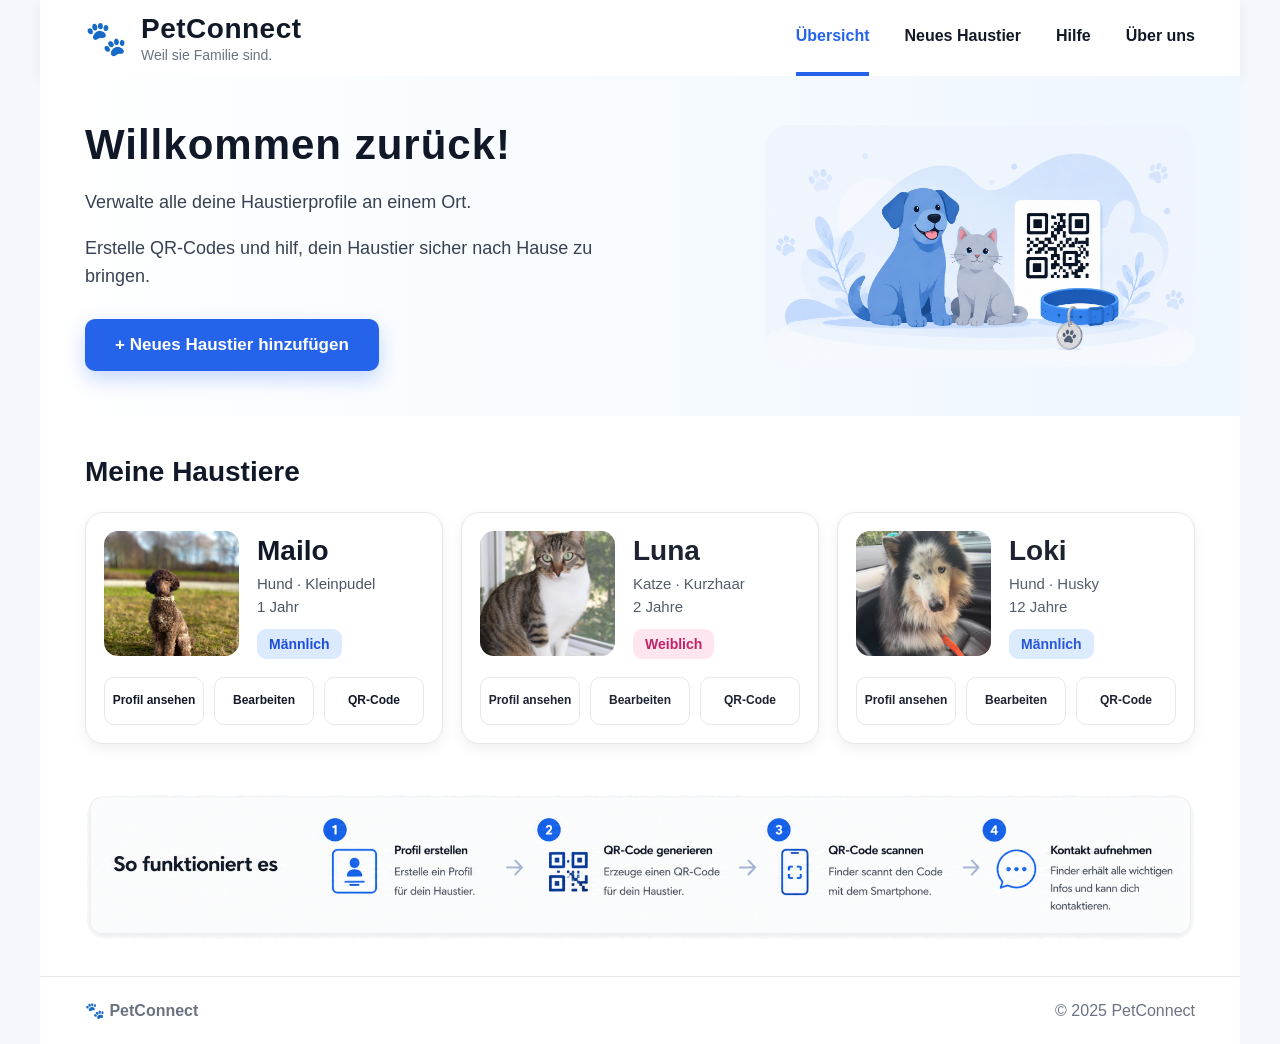
<file: index.html>
<!DOCTYPE html>
<html lang="de">
<head>
  <meta charset="UTF-8">
  <title>PetConnect</title>
  <link rel="stylesheet" href="index.css?v=12">
</head>

<body>

  <div class="page">

    <!-- Navigation -->
    <header class="navbar">
      <div class="logo">
        <span class="logo-icon">🐾</span>

        <div>
          <h1>PetConnect</h1>
          <p>Weil sie Familie sind.</p>
        </div>
      </div>

      <nav>
        <a href="index.html" class="active">Übersicht</a>
        <a href="hundeeingabe.html">Neues Haustier</a>
        <a href="#">Hilfe</a>
        <a href="#">Über uns</a>
      </nav>
    </header>


    <!-- Hero Bereich -->
    <section class="hero">
      <div class="hero-text">
        <h2>Willkommen zurück!</h2>

        <p>Verwalte alle deine Haustierprofile an einem Ort.</p> <br>
        <p>Erstelle QR-Codes und hilf, dein Haustier sicher nach Hause zu bringen.</p> 

        <a href="hundeeingabe.html" class="main-btn">
          + Neues Haustier hinzufügen
        </a>
      </div>

      <div class="hero-image-box">
        <img src="hero-haustiere.png" alt="Haustiere mit QR-Code" class="hero-image">
      </div>
    </section>


    <!-- Haustierkarten -->
    <section class="pets-section">
      <h2>Meine Haustiere</h2>

      <div class="pet-grid">

        <!-- Echtes Profil: Mailo -->
        <div class="pet-card">
          <div class="pet-top">
            <img src="Mailo.jpg" alt="Mailo" class="pet-img">

            <div class="pet-info">
              <h3>Mailo</h3>
              <p>Hund · Kleinpudel</p>
              <p>1 Jahr</p>
              <span class="badge">Männlich</span>
            </div>
          </div>

          <div class="pet-actions">
            <a href="view.html">Profil ansehen</a>
            <a href="hundeeingabe.html">Bearbeiten</a>
            <button type="button" onclick="openQrModal()">QR-Code</button>
            </a>
          </div>
        </div>


        <!-- Dummy-Profil: Luna -->
        <div class="pet-card dummy-card">
          <div class="pet-top">
            <img src="luna.jpg" alt="Luna" class="pet-img">

            <div class="pet-info">
              <h3>Luna</h3>
              <p>Katze · Kurzhaar</p>
              <p>2 Jahre</p>
              <span class="badge female">Weiblich</span>
            </div>
          </div>

          <div class="pet-actions">
            <button onclick="alert('Dieses Profil ist nur ein Dummy-Beispiel.')">Profil ansehen</button>
            <button onclick="alert('Dummy-Profile können nicht bearbeitet werden.')">Bearbeiten</button>
            <button onclick="alert('Für Dummy-Profile gibt es keinen echten QR-Code.')">QR-Code</button>
          </div>
        </div>


        <!-- Dummy-Profil: Loki -->
        <div class="pet-card dummy-card">
          <div class="pet-top">
            <img src="loki.jpg" alt="Balu" class="pet-img">

            <div class="pet-info">
              <h3>Loki</h3>
              <p>Hund · Husky</p>
              <p>12 Jahre</p>
              <span class="badge">Männlich</span>
            </div>
          </div>

          <div class="pet-actions">
            <button onclick="alert('Dieses Profil ist nur ein Dummy-Beispiel.')">Profil ansehen</button>
            <button onclick="alert('Dummy-Profile können nicht bearbeitet werden.')">Bearbeiten</button>
            <button onclick="alert('Für Dummy-Profile gibt es keinen echten QR-Code.')">QR-Code</button>
          </div>
        </div>

      </div>
    </section>


    <!-- So funktioniert es als Bild -->
    <section class="steps-image-section">
      <img src="so-funktioniert-es.png" alt="So funktioniert PetConnect" class="steps-image">
    </section>


    <!-- Footer -->
    <footer>
      <strong>🐾 PetConnect</strong>
      <span>© 2025 PetConnect</span>
    </footer>

  </div>
<!-- QR-Code Popup -->
<div id="qrModal" class="qr-modal">
  <div class="qr-modal-content">

    <div class="qr-modal-top">
      <button type="button" class="qr-print-icon" onclick="printQrCode()" title="QR-Code drucken">
        🖨️
      </button>

      <button type="button" class="qr-close" onclick="closeQrModal()">×</button>
    </div>

    <h2>Finder QR-Code</h2>
    <p>Scanne diesen Code, um die Finder-Seite zu öffnen.</p>

    <div id="indexQrCode"></div>

  </div>
</div>
<script src="index.js"></script>
</body>
</html>
</file>
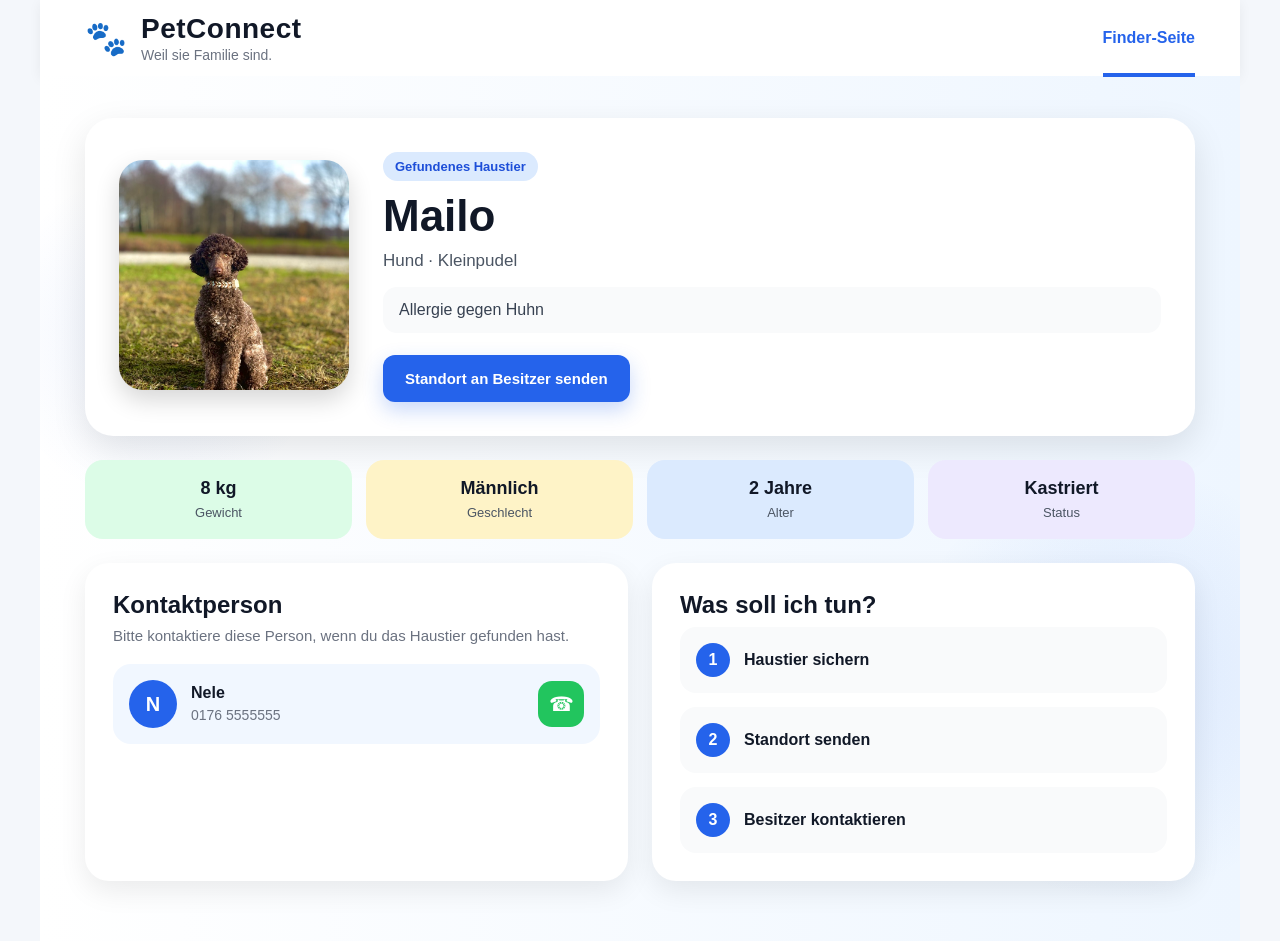
<file: finder.html>
<!DOCTYPE html>
<html lang="de">
<head>
  <meta charset="UTF-8">
  <title>Gefundenes Haustier | PetConnect</title>
  <link rel="stylesheet" href="finder.css?v=10">
</head> 

<body>

  <div class="page">

    <!-- Navigation -->
    <header class="navbar">
      <div class="logo">
        <span class="logo-icon">🐾</span>

        <div>
          <h1>PetConnect</h1>
          <p>Weil sie Familie sind.</p>
        </div>
      </div>

      <nav>
        <span class="active">Finder-Seite</span>
      </nav>
    </header>


    <main class="finder-page">

      <section class="finder-hero">

        <div class="finder-image-box">
          <img id="dogImage" src="Mailo.jpg" alt="Gefundenes Haustier">
        </div>

        <div class="finder-info">
          <span class="label">Gefundenes Haustier</span>

          <h2 id="dogName">Mailo</h2>
          <p id="dogBreed">Hund · Kleinpudel</p>

          <div id="dogNote" class="note-box">
            Allergie gegen Huhn
          </div>

          <button type="button" onclick="toggleLocationOptions()" class="main-location-btn">
            Standort an Besitzer senden
          </button>

          <div id="locationOptions" class="location-options">
            <button type="button" onclick="getLocationAndSend('whatsapp')" class="whatsapp-btn">
              Per WhatsApp senden
            </button>

            <button type="button" onclick="getLocationAndSend('sms')" class="sms-btn">
              Per SMS senden
            </button>
          </div>
        </div>

      </section>


      <section class="stats-grid">

        <div class="stat green">
          <strong id="weightValue">8 kg</strong>
          <span>Gewicht</span>
        </div>

        <div class="stat yellow">
          <strong id="genderValue">Männlich</strong>
          <span>Geschlecht</span>
        </div>

        <div class="stat blue">
          <strong id="ageValue">1 Jahr</strong>
          <span>Alter</span>
        </div>

        <div class="stat purple">
          <strong id="statusValue">Kastriert</strong>
          <span>Status</span>
        </div>

      </section>


      <section class="contact-section">

        <article class="info-card">
          <h3>Kontaktperson</h3>
          <p class="card-subtitle">
            Bitte kontaktiere diese Person, wenn du das Haustier gefunden hast.
          </p>

          <div id="contactList"></div>
        </article>

        <article class="info-card help-card">
          <h3>Was soll ich tun?</h3>

          <div class="help-steps">
            <div>
              <strong>1</strong>
              <span>Haustier sichern</span>
            </div>

            <div>
              <strong>2</strong>
              <span>Standort senden</span>
            </div>

            <div>
              <strong>3</strong>
              <span>Besitzer kontaktieren</span>
            </div>
          </div>
        </article>

      </section>

    </main>

  </div>

  <script src="finder.js?v=7"></script>
</body>
</html>
</file>
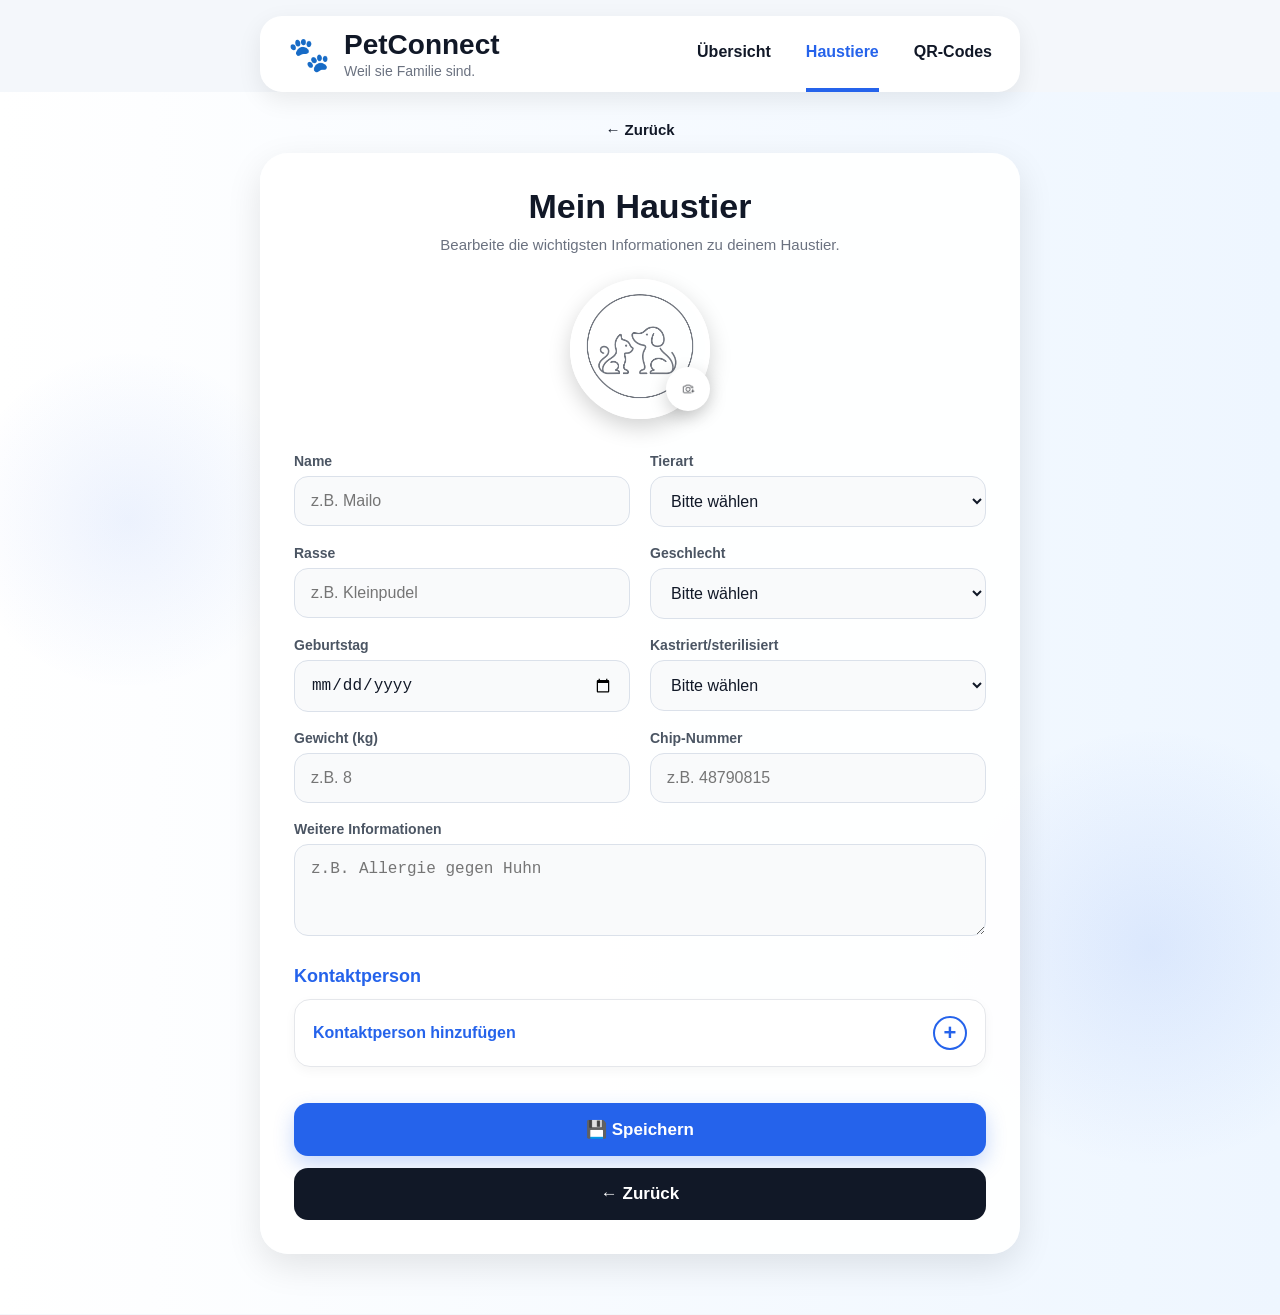
<file: hundeeingabe.html>
<!DOCTYPE html>
<html lang="de">
<head>
  <meta charset="UTF-8">
  <title>Haustier bearbeiten | PetConnect</title>
  <link rel="stylesheet" href="hundeeingabe.css">
</head>

<body>

  <!-- Navigation -->
  <header class="navbar">
    <div class="logo" onclick="goBack()">
      <span class="logo-icon">🐾</span>
      <div>
        <h1>PetConnect</h1>
        <p>Weil sie Familie sind.</p>
      </div>
    </div>

    <nav>
      <a href="index.html">Übersicht</a>
      <a href="hundeeingabe.html" class="active">Haustiere</a>
      <a href="view.html">QR-Codes</a>
    </nav>
  </header>


  <!-- Hintergrund -->
  <main class="page-background">

    <button onclick="goBack()" class="top-back-btn">← Zurück</button>

    <!-- Formular-Karte -->
    <section class="profile-card">

      <div class="form-header">
        <h2>Mein Haustier</h2>
        <p>Bearbeite die wichtigsten Informationen zu deinem Haustier.</p>
      </div>

      <!-- Profilbild -->
      <div class="image-wrapper">
        <img id="dogImage" src="tier-icon.png" class="dog-img" alt="Profilbild Haustier">

        <div class="camera-icon">
          <img src="camera-icon.png" alt="Kamera">
        </div>
      </div>

      <input type="file" id="imageInput" accept="image/*" style="display:none;">


      <!-- Formular -->
      <div class="form-grid">

        <div class="field">
          <label for="name">Name</label>
          <input id="name" placeholder="z.B. Mailo">
        </div>

        <div class="field">
          <label for="species">Tierart</label>
          <select id="species">
            <option value="">Bitte wählen</option>
            <option value="dog">Hund</option>
            <option value="cat">Katze</option>
            <option value="other">Sonstige</option>
          </select>
        </div>

        <div class="field">
          <label for="breed">Rasse</label>
          <input id="breed" placeholder="z.B. Kleinpudel">
        </div>

        <div class="field">
          <label for="gender">Geschlecht</label>
          <select id="gender">
            <option value="">Bitte wählen</option>
            <option value="male">Männlich</option>
            <option value="female">Weiblich</option>
          </select>
        </div>

        <div class="field">
          <label for="birthday">Geburtstag</label>
          <input type="date" id="birthday">
        </div>

        <div class="field">
          <label for="kastriert">Kastriert/sterilisiert</label>
          <select id="kastriert">
            <option value="">Bitte wählen</option>
            <option value="ja">Ja</option>
            <option value="nein">Nein</option>
          </select>
        </div>

        <div class="field">
          <label for="weight">Gewicht (kg)</label>
          <input id="weight" placeholder="z.B. 8">
        </div>

        <div class="field">
          <label for="chipNumber">Chip-Nummer</label>
          <input id="chipNumber" placeholder="z.B. 48790815">
        </div>

        <div class="field full-width">
          <label for="note">Weitere Informationen</label>
          <textarea id="note" placeholder="z.B. Allergie gegen Huhn"></textarea>
        </div>

      </div>


      <!-- Kontaktpersonen -->
      <div class="contacts-section">

        <h3>Kontaktperson</h3>

        <div id="contactList"></div>

        <div id="addForm" class="add-form">
          <input id="newName" placeholder="Name der Kontaktperson">
          <input id="newPhone" placeholder="Telefonnummer">
          <button onclick="saveContact()" class="add-save-btn">Hinzufügen</button>
        </div>

        <div class="add-contact" onclick="addContact()">
          <span>Kontaktperson hinzufügen</span>
          <span class="plus">+</span>
        </div>

      </div>


      <!-- Buttons -->
      <div class="bottom-buttons">
        <button onclick="saveAndGo()" class="save-btn">💾 Speichern</button>
        <button onclick="goBack()" class="cancel-btn">← Zurück</button>
      </div>

    </section>

  </main>


  <script src="script.js"></script>
</body>
</html>
</file>
<file: index.css>
* {
  box-sizing: border-box;
}

body {
  margin: 0;
  font-family: Arial, sans-serif;
  background: #f4f7fb;
  color: #111827;
}

.page {
  max-width: 1200px;
  min-height: 100vh;
  margin: 0 auto;
  background: white;
}


/* Navigation */
.navbar {
  height: 76px;
  padding: 0 45px;

  display: flex;
  justify-content: space-between;
  align-items: center;

  background: white;
  box-shadow: 0 3px 12px rgba(0,0,0,0.06);
}

.logo {
  display: flex;
  align-items: center;
  gap: 14px;
}

.logo-icon {
  font-size: 34px;
}

.logo h1 {
  margin: 0;
  font-size: 28px;
  letter-spacing: 0.5px;
}

.logo p {
  margin: 2px 0 0;
  color: #6b7280;
  font-size: 14px;
}

nav {
  display: flex;
  gap: 35px;
}

nav a {
  text-decoration: none;
  color: #111827;
  font-weight: bold;
  padding: 27px 0;
}

nav a.active {
  color: #2563eb;
  border-bottom: 4px solid #2563eb;
}


/* Hero Bereich */
.hero {
  min-height: 305px;
  padding: 45px;

  display: flex;
  justify-content: space-between;
  align-items: center;
  gap: 35px;

  background: linear-gradient(90deg, #ffffff 0%, #eef6ff 100%);
}

.hero-text {
  max-width: 560px;
}

.hero-text h2 {
  margin: 0 0 20px;
  font-size: 42px;
  letter-spacing: 1px;
}

.hero-text p {
  margin: 0;
  max-width: 540px;
  font-size: 18px;
  line-height: 1.55;
  color: #374151;
}

.main-btn {
  display: inline-block;
  margin-top: 28px;
  padding: 16px 30px;

  background: #2563eb;
  color: white;
  text-decoration: none;

  border-radius: 10px;
  font-size: 17px;
  font-weight: bold;

  box-shadow: 0 8px 20px rgba(37, 99, 235, 0.25);
  cursor: pointer;
}

.main-btn:hover {
  background: #1d4ed8;
}

.hero-image-box {
  width: 430px;
  min-width: 330px;

  display: flex;
  justify-content: center;
  align-items: center;
}

.hero-image {
  width: 100%;
  height: auto;
  display: block;
  border-radius: 24px;
}


/* Haustierkarten */
.pets-section {
  padding: 40px 45px 20px;
}

.pets-section h2 {
  font-size: 28px;
  margin: 0 0 24px;
}

.pet-grid {
  display: grid;
  grid-template-columns: repeat(3, 1fr);
  gap: 18px;
}

.pet-card {
  background: white;
  border: 1px solid #e5e7eb;
  border-radius: 18px;
  padding: 18px;

  box-shadow: 0 5px 14px rgba(0,0,0,0.06);
}

.dummy-card {
  opacity: 0.95;
}

.pet-top {
  display: flex;
  gap: 18px;
  align-items: flex-start;
}

.pet-img {
  width: 135px;
  height: 125px;
  border-radius: 14px;
  object-fit: cover;
  background: #eef2f7;
}

.pet-info {
  flex: 1;
}

.pet-info h3 {
  margin: 4px 0 8px;
  font-size: 28px;
}

.pet-info p {
  margin: 6px 0;
  color: #4b5563;
  font-size: 15px;
}

.badge {
  display: inline-block;
  margin-top: 8px;
  padding: 7px 12px;

  background: #dbeafe;
  color: #1d4ed8;

  border-radius: 9px;
  font-size: 14px;
  font-weight: bold;
}

.badge.female {
  background: #ffe4ef;
  color: #be185d;
}


/* Karten-Buttons */
/* Karten-Buttons */
.pet-actions {
  margin-top: 18px;

  display: grid;
  grid-template-columns: repeat(3, 1fr);
  gap: 10px;

  width: 100%;
}

.pet-actions a,
.pet-actions button {
  width: 100%;
  min-height: 48px;
  padding: 10px 6px;

  border: 1px solid #e5e7eb;
  border-radius: 10px;

  background: white;
  color: #111827;

  font-size: 13px;
  font-weight: bold;
  text-decoration: none;
  text-align: center;

  display: flex;
  justify-content: center;
  align-items: center;

  cursor: pointer;
  font-family: Arial, sans-serif;

  white-space: nowrap;
}

.pet-actions a:hover,
.pet-actions button:hover {
  background: #f3f4f6;
}

/* Footer */
footer {
  padding: 24px 45px;

  display: flex;
  justify-content: space-between;
  align-items: center;

  color: #6b7280;
  border-top: 1px solid #e5e7eb;
}


/* Tablet */
@media (max-width: 950px) {
  .navbar {
    height: auto;
    padding: 20px;
    flex-direction: column;
    gap: 15px;
  }

  nav {
    flex-wrap: wrap;
    justify-content: center;
    gap: 20px;
  }

  nav a {
    padding: 10px 0;
  }

  .hero {
    padding: 35px 25px;
    flex-direction: column;
    text-align: center;
  }

  .hero-image-box {
    width: 100%;
    max-width: 500px;
    min-width: 0;
  }

  .pet-grid {
    grid-template-columns: 1fr;
  }
}


/* Handy */
@media (max-width: 600px) {
  .hero-text h2 {
    font-size: 32px;
  }

  .hero-text p {
    font-size: 16px;
  }

  .pets-section {
    padding: 30px 20px;
  }

  .pet-top {
    flex-direction: column;
  }

  .pet-img {
    width: 100%;
    height: 190px;
  }

  .pet-actions {
    grid-template-columns: 1fr 1fr;
  }

  .steps-image-section {
    margin: 20px;
  }

  footer {
    padding: 24px 20px;
    flex-direction: column;
    gap: 10px;
  }
}


/* So funktioniert es als Bild */
.steps-image-section {
  margin: 30px 45px 35px;
  padding: 0;
  background: transparent;
  border: none;
  box-shadow: none;
}

.steps-image {
  width: 100%;
  height: auto;
  display: block;
  border-radius: 18px;
  box-shadow: none;
}


/* QR-Code Popup */
.qr-modal {
  display: none;
  position: fixed;
  z-index: 9999;

  left: 0;
  top: 0;

  width: 100vw;
  height: 100vh;

  background: rgba(17, 24, 39, 0.55);

  justify-content: center;
  align-items: center;
}

.qr-modal.show {
  display: flex;
}

.qr-modal-content {
  width: 390px;
  max-width: 90%;

  background: white;
  border-radius: 24px;
  padding: 30px;

  text-align: center;
  position: relative;

  box-shadow: 0 25px 60px rgba(0,0,0,0.3);
}

.qr-modal-content h2 {
  margin: 0 0 8px;
  font-size: 24px;
}

.qr-modal-content p {
  margin: 0 0 20px;
  color: #6b7280;
  font-size: 14px;
}

.qr-close {
  position: absolute;
  top: 14px;
  right: 14px;

  width: 34px;
  height: 34px;

  border: none;
  border-radius: 50%;

  background: #eef2f7;
  color: #111827;

  font-size: 24px;
  line-height: 1;
  cursor: pointer;
}

#indexQrCode {
  display: flex;
  justify-content: center;
  align-items: center;
}

#indexQrCode {
  width: 240px;
  min-height: 240px;
  margin: 0 auto;

  display: flex;
  justify-content: center;
  align-items: center;

  background: white;
}

#indexQrCode canvas,
#indexQrCode img {
  width: 220px !important;
  height: 220px !important;
  display: block !important;
}

@media (max-width: 600px) {
  .qr-modal-content {
    width: 320px;
    max-width: 92%;
    padding: 26px 20px;
  }

  #indexQrCode {
    width: 220px;
    min-height: 220px;
  }

  #indexQrCode canvas,
  #indexQrCode img {
    width: 200px !important;
    height: 200px !important;
  }
}

.qr-image {
  width: 220px;
  height: 220px;
  display: block;
  margin: 0 auto;
}

@media (max-width: 600px) {
  .qr-image {
    width: 200px;
    height: 200px;
  }

  .qr-modal-content {
    width: 320px;
    min-height: 320px;
  }
}

/* Buttons in Haustierkarten gleichmäßig auf volle Breite */
/* Buttons in Haustierkarten gleichmäßig auf volle Breite */
.pet-card {
  display: flex;
  flex-direction: column;
}

.pet-top {
  flex: 1;
}

.pet-actions {
  width: 100% !important;
  margin-top: 18px !important;

  display: grid !important;
  grid-template-columns: repeat(3, 1fr) !important;
  gap: 10px !important;
}

.pet-actions a,
.pet-actions button {
  width: 100% !important;
  min-width: 0 !important;
  min-height: 48px !important;

  padding: 8px 4px !important;

  display: flex !important;
  justify-content: center !important;
  align-items: center !important;

  text-align: center !important;
  white-space: normal !important;

  font-size: 12px !important;
  line-height: 1.15 !important;
}

.qr-modal-top {
  position: absolute;
  top: 14px;
  right: 14px;

  display: flex;
  gap: 8px;
}

.qr-print-icon,
.qr-close {
  width: 34px;
  height: 34px;

  border: none;
  border-radius: 50%;

  background: #eef2f7;
  color: #111827;

  font-size: 18px;
  line-height: 1;

  display: flex;
  justify-content: center;
  align-items: center;

  cursor: pointer;
}

.qr-close {
  font-size: 24px;
}

.qr-print-icon:hover,
.qr-close:hover {
  background: #dbeafe;
}

/* Drucksymbol links, X rechts im QR-Popup */
.qr-modal-top {
  position: static;
}

.qr-print-icon {
  position: absolute;
  top: 14px;
  left: 14px;

  width: 34px;
  height: 34px;

  border: none;
  border-radius: 50%;

  background: #eef2f7;
  color: #111827;

  font-size: 18px;
  line-height: 1;

  display: flex;
  justify-content: center;
  align-items: center;

  cursor: pointer;
}

.qr-close {
  position: absolute;
  top: 14px;
  right: 14px;

  width: 34px;
  height: 34px;

  border: none;
  border-radius: 50%;

  background: #eef2f7;
  color: #111827;

  font-size: 24px;
  line-height: 1;

  display: flex;
  justify-content: center;
  align-items: center;

  cursor: pointer;
}

.qr-print-icon:hover,
.qr-close:hover {
  background: #dbeafe;
}
</file>
<file: finder.css>
* {
  box-sizing: border-box;
}

body {
  margin: 0;
  font-family: Arial, sans-serif;
  background: #f4f7fb;
  color: #111827;
}

.page {
  max-width: 1200px;
  min-height: 100vh;
  margin: 0 auto;
  background: white;
}


/* Navigation */
.navbar {
  height: 76px;
  padding: 0 45px;

  display: flex;
  justify-content: space-between;
  align-items: center;

  background: white;
  box-shadow: 0 3px 12px rgba(0,0,0,0.06);
}

.logo {
  display: flex;
  align-items: center;
  gap: 14px;
}

.logo-icon {
  font-size: 34px;
}

.logo h1 {
  margin: 0;
  font-size: 28px;
  letter-spacing: 0.5px;
}

.logo p {
  margin: 2px 0 0;
  color: #6b7280;
  font-size: 14px;
}

nav .active {
  color: #2563eb;
  font-weight: bold;
  border-bottom: 4px solid #2563eb;
  padding: 27px 0;
}


/* Seite */
.finder-page {
  padding: 42px 45px 60px;

  background:
    radial-gradient(circle at 10% 30%, rgba(37,99,235,0.08), transparent 170px),
    radial-gradient(circle at 90% 70%, rgba(37,99,235,0.10), transparent 220px),
    linear-gradient(90deg, #ffffff 0%, #eef6ff 100%);
}


/* Hauptkarte */
.finder-hero {
  background: white;
  border-radius: 28px;
  padding: 34px;

  display: flex;
  align-items: center;
  gap: 34px;

  box-shadow: 0 12px 35px rgba(0,0,0,0.10);
}

.finder-image-box img {
  width: 230px;
  height: 230px;

  object-fit: cover;
  border-radius: 24px;

  box-shadow: 0 10px 25px rgba(0,0,0,0.16);
}

.finder-info {
  flex: 1;
}

.label {
  display: inline-block;
  margin-bottom: 10px;
  padding: 7px 12px;

  background: #dbeafe;
  color: #1d4ed8;

  border-radius: 999px;
  font-size: 13px;
  font-weight: bold;
}

.finder-info h2 {
  margin: 0 0 10px;
  font-size: 44px;
}

.finder-info p {
  margin: 8px 0;
  color: #4b5563;
  font-size: 17px;
}

.note-box {
  margin-top: 16px;
  padding: 14px 16px;

  background: #f9fafb;
  border-radius: 14px;

  color: #374151;
  font-size: 16px;
}


/* Standort */
.main-location-btn {
  margin-top: 22px;
  padding: 15px 22px;

  border: none;
  border-radius: 12px;

  background: #2563eb;
  color: white;

  font-size: 15px;
  font-weight: bold;

  cursor: pointer;
  box-shadow: 0 8px 20px rgba(37,99,235,0.25);
}

.main-location-btn:hover {
  background: #1d4ed8;
}

.location-options {
  display: none;
  margin-top: 14px;
  gap: 10px;
  flex-wrap: wrap;
}

.location-options.show {
  display: flex;
}

.location-options button {
  padding: 13px 18px;

  border: none;
  border-radius: 12px;

  color: white;
  font-size: 14px;
  font-weight: bold;

  cursor: pointer;
}

.whatsapp-btn {
  background: #22c55e;
}

.sms-btn {
  background: #4aa3ff;
}


/* Statistik */
.stats-grid {
  margin-top: 24px;

  display: grid;
  grid-template-columns: repeat(4, 1fr);
  gap: 14px;
}

.stat {
  padding: 18px;
  border-radius: 18px;
  text-align: center;
}

.stat strong {
  display: block;
  font-size: 18px;
  margin-bottom: 4px;
}

.stat span {
  color: #4b5563;
  font-size: 13px;
}

.green {
  background: #dcfce7;
}

.yellow {
  background: #fef3c7;
}

.blue {
  background: #dbeafe;
}

.purple {
  background: #ede9fe;
}


/* Untere Karten */
.contact-section {
  margin-top: 24px;

  display: grid;
  grid-template-columns: 1fr 1fr;
  gap: 24px;
}

.info-card {
  background: white;
  border-radius: 24px;
  padding: 28px;

  box-shadow: 0 10px 28px rgba(0,0,0,0.08);
}

.info-card h3 {
  margin: 0 0 8px;
  font-size: 24px;
}

.card-subtitle {
  margin: 0 0 20px;
  color: #6b7280;
  font-size: 15px;
}


/* Kontaktkarte */
.contact-card {
  background: #f1f7ff;
  border-radius: 18px;
  padding: 16px;

  display: flex;
  justify-content: space-between;
  align-items: center;
}

.contact-left {
  display: flex;
  align-items: center;
  gap: 14px;
}

.contact-avatar {
  width: 48px;
  height: 48px;

  background: #2563eb;
  color: white;

  border-radius: 50%;

  display: flex;
  justify-content: center;
  align-items: center;

  font-weight: bold;
  font-size: 20px;
}

.contact-text strong {
  display: block;
  margin-bottom: 4px;
}

.contact-text span {
  color: #6b7280;
  font-size: 14px;
}

.call-btn {
  width: 46px;
  height: 46px;

  background: #22c55e;
  color: white;

  border-radius: 14px;

  display: flex;
  justify-content: center;
  align-items: center;

  text-decoration: none;
  font-size: 20px;
}


/* Hilfe */
.help-steps {
  display: grid;
  gap: 14px;
}

.help-steps div {
  padding: 16px;
  border-radius: 16px;

  background: #f9fafb;

  display: flex;
  align-items: center;
  gap: 14px;
}

.help-steps strong {
  width: 34px;
  height: 34px;

  background: #2563eb;
  color: white;

  border-radius: 50%;

  display: flex;
  align-items: center;
  justify-content: center;
}

.help-steps span {
  font-weight: bold;
}


/* Tablet */
@media (max-width: 950px) {
  .navbar {
    height: auto;
    padding: 20px;
    flex-direction: column;
    gap: 15px;
  }

  .finder-hero {
    flex-direction: column;
    text-align: center;
  }

  .stats-grid {
    grid-template-columns: repeat(2, 1fr);
  }

  .contact-section {
    grid-template-columns: 1fr;
  }
}


/* Handy */
@media (max-width: 600px) {
  .finder-page {
    padding: 26px 18px 40px;
  }

  .finder-hero {
    padding: 24px 18px;
  }

  .finder-image-box img {
    width: 170px;
    height: 170px;
  }

  .finder-info h2 {
    font-size: 34px;
  }

  .main-location-btn {
    width: 100%;
  }

  .location-options {
    flex-direction: column;
  }

  .stats-grid {
    grid-template-columns: 1fr 1fr;
  }

  .info-card {
    padding: 22px 18px;
  }

  .contact-card {
    flex-direction: column;
    align-items: flex-start;
    gap: 14px;
  }

  .call-btn {
    align-self: flex-end;
  }
}
</file>
<file: hundeeingabe.css>
* {
  box-sizing: border-box;
}

body {
  margin: 0;
  font-family: Arial, sans-serif;
  background: #f4f7fb;
  color: #111827;
}


/* Navigation */
.navbar {
  max-width: 760px;
  width: calc(100% - 40px);
  height: 76px;
  margin: 16px auto 0;
  padding: 0 28px;

  display: flex;
  justify-content: space-between;
  align-items: center;

  background: white;
  border-radius: 22px;
  box-shadow: 0 8px 24px rgba(0,0,0,0.08);

  position: sticky;
  top: 16px;
  z-index: 10;
}

.logo {
  display: flex;
  align-items: center;
  gap: 14px;
  cursor: pointer;
}

.logo-icon {
  font-size: 34px;
}

.logo h1 {
  margin: 0;
  font-size: 28px;
}

.logo p {
  margin: 2px 0 0;
  color: #6b7280;
  font-size: 14px;
}

nav {
  display: flex;
  gap: 35px;
}

nav a {
  text-decoration: none;
  color: #111827;
  font-weight: bold;
  padding: 27px 0;
}

nav a.active {
  color: #2563eb;
  border-bottom: 4px solid #2563eb;
}


/* Seite */
.page-background {
  min-height: calc(100vh - 76px);
  padding: 28px 20px 60px;

  background:
    radial-gradient(circle at 10% 35%, rgba(37,99,235,0.08), transparent 170px),
    radial-gradient(circle at 90% 70%, rgba(37,99,235,0.10), transparent 220px),
    linear-gradient(90deg, #ffffff 0%, #eef6ff 100%);
}

.top-back-btn {
  display: block;
  max-width: 760px;
  margin: 0 auto 14px;

  background: transparent;
  border: none;
  color: #111827;

  font-size: 15px;
  font-weight: bold;
  cursor: pointer;
}


/* Formular-Karte */
.profile-card {
  max-width: 760px;
  margin: 0 auto;
  padding: 34px;

  background: rgba(255,255,255,0.95);
  border-radius: 28px;
  box-shadow: 0 12px 35px rgba(0,0,0,0.10);
}

.form-header {
  text-align: center;
}

.form-header h2 {
  margin: 0;
  font-size: 34px;
}

.form-header p {
  margin: 10px 0 0;
  color: #6b7280;
  font-size: 15px;
}


/* Profilbild */
.image-wrapper {
  position: relative;
  width: 140px;
  margin: 26px auto 34px;
}

.dog-img {
  width: 140px;
  height: 140px;

  border-radius: 50%;
  object-fit: cover;

  display: block;
  border: 5px solid white;
  box-shadow: 0 8px 22px rgba(0,0,0,0.18);
  cursor: pointer;
}

.camera-icon {
  position: absolute;
  right: 0;
  bottom: 8px;

  width: 44px;
  height: 44px;

  background: white;
  border-radius: 50%;

  display: flex;
  justify-content: center;
  align-items: center;

  box-shadow: 0 6px 18px rgba(0,0,0,0.18);
  cursor: pointer;
}

.camera-icon img {
  width: 28px;
  height: 28px;
}


/* Formular */
.form-grid {
  display: grid;
  grid-template-columns: 1fr 1fr;
  gap: 18px 20px;
}

.field {
  display: flex;
  flex-direction: column;
}

.full-width {
  grid-column: span 2;
}

label {
  margin-bottom: 7px;
  color: #4b5563;
  font-size: 14px;
  font-weight: bold;
}

input,
select,
textarea {
  width: 100%;
  padding: 15px 16px;

  border: 1px solid #dbe1ea;
  border-radius: 14px;

  background: #f9fafb;
  color: #111827;

  font-size: 16px;
  outline: none;
}

input:focus,
select:focus,
textarea:focus {
  border-color: #2563eb;
  background: white;
  box-shadow: 0 0 0 3px rgba(37,99,235,0.12);
}

textarea {
  min-height: 92px;
  resize: vertical;
}


/* Kontaktbereich */
.contacts-section {
  margin-top: 30px;
}

.contacts-section h3 {
  margin: 0 0 12px;
  color: #2563eb;
  font-size: 18px;
}

.contact-card {
  background: #f1f7ff;
  border-radius: 18px;
  padding: 14px 16px;
  margin-bottom: 12px;

  display: flex;
  justify-content: space-between;
  align-items: center;
}

.contact-info {
  display: flex;
  align-items: center;
  gap: 12px;
}

.contact-avatar {
  width: 44px;
  height: 44px;

  background: #dbeafe;
  color: #2563eb;

  border-radius: 50%;

  display: flex;
  justify-content: center;
  align-items: center;

  font-weight: bold;
  font-size: 18px;
}

.contact-text {
  display: flex;
  flex-direction: column;
}

.contact-text strong {
  font-size: 16px;
}

.contact-text span {
  margin-top: 4px;
  color: #6b7280;
  font-size: 14px;
}

.actions {
  display: flex;
  gap: 10px;
}

.call-btn,
.delete-btn {
  width: 44px;
  height: 44px;

  border-radius: 12px;
  border: none;

  display: flex;
  justify-content: center;
  align-items: center;

  color: white;
  text-decoration: none;
  font-size: 18px;
  cursor: pointer;
}

.call-btn {
  background: #22c55e;
}

.delete-btn {
  background: #ef4444;
}


/* Kontakt hinzufügen */
.add-form {
  display: none;
  background: #f9fafb;
  border-radius: 18px;
  padding: 16px;
  margin: 14px 0;
}

.add-form input {
  margin-bottom: 10px;
}

.add-save-btn {
  width: 100%;
  padding: 14px;

  border: none;
  border-radius: 14px;

  background: #2563eb;
  color: white;

  font-weight: bold;
  font-size: 15px;
  cursor: pointer;
}

.add-contact {
  padding: 16px 18px;

  background: white;
  border: 1px solid #e5e7eb;
  border-radius: 16px;

  display: flex;
  justify-content: space-between;
  align-items: center;

  font-weight: bold;
  color: #2563eb;
  cursor: pointer;

  box-shadow: 0 4px 12px rgba(0,0,0,0.04);
}

.plus {
  width: 34px;
  height: 34px;

  border: 2px solid #2563eb;
  border-radius: 50%;

  display: flex;
  align-items: center;
  justify-content: center;

  font-size: 22px;
}


/* Buttons unten */
.bottom-buttons {
  margin-top: 24px;
}

.save-btn,
.cancel-btn {
  width: 100%;
  padding: 16px;
  margin-top: 12px;

  border: none;
  border-radius: 14px;

  font-size: 17px;
  font-weight: bold;
  cursor: pointer;
}

.save-btn {
  background: #2563eb;
  color: white;
  box-shadow: 0 8px 20px rgba(37,99,235,0.25);
}

.save-btn:hover {
  background: #1d4ed8;
}

.cancel-btn {
  background: #111827;
  color: white;
}


/* Responsive */
@media (max-width: 800px) {
  .navbar {
    width: calc(100% - 24px);
    height: auto;
    padding: 18px 20px;
    flex-direction: column;
    gap: 14px;
    margin-top: 12px;
  }

  nav {
    gap: 18px;
    flex-wrap: wrap;
    justify-content: center;
  }

  nav a {
    padding: 8px 0;
  }

  .profile-card {
    padding: 26px 20px;
  }

  .form-grid {
    grid-template-columns: 1fr;
  }

  .full-width {
    grid-column: span 1;
  }
}

@media (max-width: 500px) {
  .form-header h2 {
    font-size: 28px;
  }

  .page-background {
    padding: 24px 12px 40px;
  }

  .contact-card {
    flex-direction: column;
    align-items: flex-start;
    gap: 14px;
  }

  .actions {
    align-self: flex-end;
  }
}
</file>
